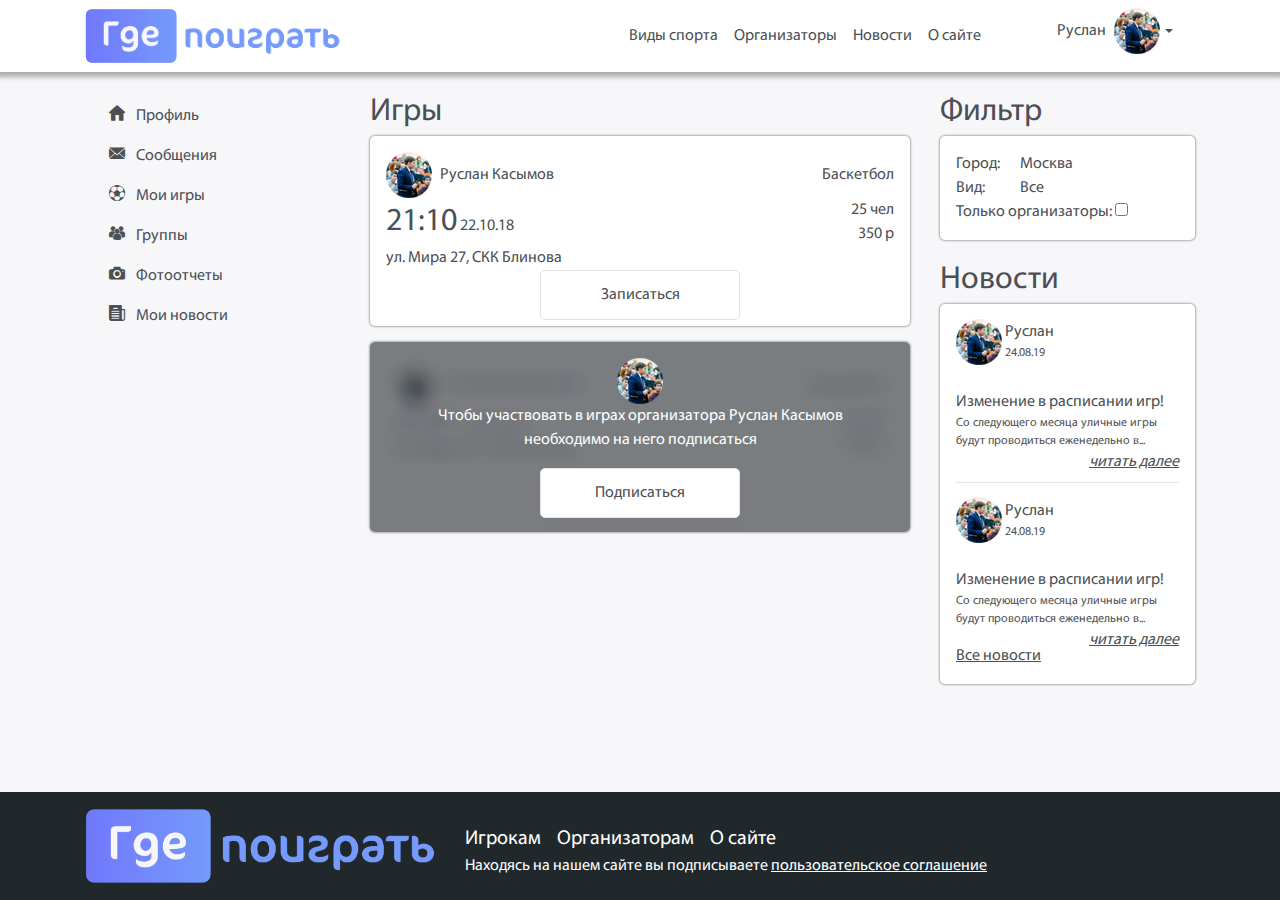
<file: index.html>
<!DOCTYPE html>
<html lang="ru">
<head>
	<meta charset="UTF-8">
	<meta name="author" content="KasymovRuslan">
	<meta name="keywords" content="">
	<meta name="description" content="">
	<meta name="viewport" content="width=device-width, initial-scale=1.0">
	<title>Где поиграть</title>
	<link rel="stylesheet" href="bootstrap/css/bootstrap.css"/>
	<link rel="stylesheet" href="css/style.css"/>
	<link rel="icon" type="image/svg+xml" href="favicon.svg">
</head>
<body>
<div class="wrapper">
	<div class="content">
		<div class="container-fluid header">
			<div class="container">
				<div class="row">
					<div class="col-6 col-sm-3">
						<div class="logo">
							<img src="images/logo.svg" alt="где поиграть">
						</div>
					</div>
					<div class="col-6 col-sm-4 col-md-2 order-sm-last">
						<div class="profile-small dropdown-toggle" id="dropdownMenuButton" data-toggle="dropdown" aria-haspopup="true" aria-expanded="false">
							<div class="profile-small-name">Руслан</div>
							<div class="profile-small-img"><img src="images/simple_img.png" alt=""></div>
						</div>
						<div class="dropdown-menu" aria-labelledby="dropdownMenuButton" x-placement="top-start" style="position: absolute; will-change: transform; top: 0px; left: 0px; transform: translate3d(0px, -116px, 0px);">
							<a class="dropdown-item" href="#">Профиль</a>
							<a class="dropdown-item" href="#">Редактировать</a>
							<a class="dropdown-item" href="#">Помощь</a>
							<div class="dropdown-divider"></div>
							<a class="dropdown-item" href="#">Выйти</a>
						</div>
					</div>
					<div class="col-12 col-sm-5 col-md-7">
						<nav class="navbar navbar-expand-md justify-content-center">
							<button class="navbar-toggler navbar-light" type="button" data-toggle="collapse" data-target="#navbarNav" aria-controls="navbarNav" aria-expanded="false" aria-label="Toggle navigation">
								<span class="navbar-toggler-icon "></span> Меню сайта
							</button>
							<div class="collapse navbar-collapse" id="navbarNav">
								<ul class="navbar-nav" id="menu">
									<li class="nav-item active">
										<a class="nav-link animated" href="#">Виды спорта</a>
									</li>
									<li class="nav-item">
										<a class="nav-link animated" href="#">Организаторы</a>
									</li>
									<li class="nav-item">
										<a class="nav-link animated" href="#">Новости</a>
									</li>
									<li class="nav-item">
										<a class="nav-link animated" href="#">О сайте</a>
									</li>
								</ul>
							</div>
						</nav>
					</div>
				</div>
			</div>
		</div>
		<div class="container">
			<div class="row">
				<div class="col-6 col-md-3">
					<div class="menu">
						<nav class="navbar navbar-expand-md">
							<button class="navbar-toggler navbar-light" type="button" data-toggle="collapse" data-target="#leftBar" aria-controls="leftBar" aria-expanded="false" aria-label="Toggle navigation">
								<span class="navbar-toggler-icon "></span> Меню профиля
							</button>
							<div class="collapse navbar-collapse" id="leftBar">
								<ul class="navbar-nav flex-column" id="leftsidebar">
									<li class="nav-item active">
										<a class="nav-link animated profile-link" href="#"><span class="icon-home"></span> Профиль</a>
									</li>
									<li class="nav-item">
										<a class="nav-link animated msg-link" href="#"><span class="icon-messages"></span> Сообщения</a>
									</li>
									<li class="nav-item">
										<a class="nav-link animated games-link" href="#"><span class="icon-games"></span> Мои игры</a>
									</li>
									<li class="nav-item">
										<a class="nav-link animated groups-link" href="#"><span class="icon-groups"></span> Группы</a>
									</li>
									<li class="nav-item">
										<a class="nav-link animated photo-link" href="#"><span class="icon-photo"></span> Фотоотчеты</a>
									</li>
									<li class="nav-item">
										<a class="nav-link animated news-link" href="#"><span class="icon-news"></span> Мои новости</a>
									</li>
								</ul>
							</div>
						</nav>
					</div>
					<!--<div class="auth-form">-->
						<!--<form action="">-->
							<!--<a href="#">Регистрация</a> <span class="d-lg-block d-none">|</span> <span class="active-link">Авторизация</span>-->
							<!--<label>-->
								<!--<input type="text" name="num" id="num" placeholder="Номер">-->
							<!--</label>-->
							<!--<label>-->
								<!--<input type="password" name="pass" id="pass" placeholder="Пароль">-->
							<!--</label>-->
							<!--<button class="btn-gp">Войти</button>-->
							<!--<a href="#">Забыли пароль?</a>-->
						<!--</form>-->
					<!--</div>-->
				</div>
				<div class="col-6 col-md-3 order-md-last">

					<div class="filter-main">

						<nav class="navbar-expand-md">
							<button class="navbar-toggler navbar-light" type="button" data-toggle="collapse" data-target="#filter" aria-controls="filter" aria-expanded="false" aria-label="Toggle navigation">
								<span class="icon-equalizer"></span> Фильтр
							</button>
							<div class="collapse navbar-collapse flex-wrap" id="filter">
								<div class="title">Фильтр</div>

								<div class="filter">
									<div class="city"><div class="filter-name">Город:</div>Москва</div>
									<div class="sport-type-f"><div class="filter-name">Вид:</div>Все</div>
									<div class="org-f">Только организаторы:
										<input type="checkbox" name="" id=""></div>
								</div>
							</div>
						</nav>
					</div>
					<div class="title d-md-block d-none">Новости</div>

					<div class="news-block">
						<div class="news-one">
							<div class="author-img">
								<img src="images/simple_img.png" alt="">
							</div>
							<div class="autor-data">
								<div class="name">Руслан</div>
								<div class="news-date">24.08.19</div>
							</div>
							<div class="news-block-title">
								Изменение в расписании игр!
							</div>
							<div class="news-block-content">
								Со следующего месяца уличные игры будут
								проводиться еженедельно в...
							</div>
							<a href="#">читать далее</a>
						</div>
						<hr>
						<div class="news-one">
							<div class="author-img">
								<img src="images/simple_img.png" alt="">
							</div>
							<div class="autor-data">
								<div class="name">Руслан</div>
								<div class="news-date">24.08.19</div>
							</div>
							<div class="news-block-title">
								Изменение в расписании игр!
							</div>
							<div class="news-block-content">
								Со следующего месяца уличные игры будут
								проводиться еженедельно в...
							</div>
							<a href="#">читать далее</a>
						</div>
						<a href="#">Все новости</a>
					</div>
				</div>
				<div class="col-12 col-md-6">
					<div class="title">Игры</div>
					<div class="game">
						<div class="row">
							<div class="col-6">
								<div class="org">
									<div class="org-img"><img src="images/simple_img.png" alt=""></div>
									<div class="profile-small-name">Руслан Касымов</div>
								</div>
								<div class="info-l">
									<div class="time">21:10</div>
									<div class="date">22.10.18</div>
									<div class="address">ул. Мира 27, СКК Блинова</div>
								</div>
							</div>
							<div class="col-6">
								<div class="sport-type">Баскетбол</div>
								<div class="info-r">
									<div class="num-h">25 чел</div>
									<div class="price">350 р</div>
								</div>
							</div>
							<div class="col-12 d-flex justify-content-center">
								<button class="btn-game animate">Записаться</button>
							</div>
						</div>
					</div>
					<div class="game zaglushka">
						<div class="row">
							<div class="col-12 d-flex justify-content-center">

								<div class="zagl-data">
									<img src="images/simple_img.png" alt="">
									<p>Чтобы участвовать в играх организатора <a class="animate" href="#">Руслан Касымов</a><br>
										необходимо на него подписаться</p>
									<button class="btn-game animate">Подписаться</button>
								</div>
							</div>
						</div>
					</div>
				</div>
			</div>
		</div>
	</div>
	<footer class="footer_bg">
		<div class="container">
			<div class="row">
				<div class="col-12 col-md-4">
					<div class="logo justify-content-center">
						<img src="images/logo.svg" alt="где поиграть">
					</div>
				</div>
				<div class="col-12 col-md-6">
					<div class="footer-data">
						<div class="footer-nav">
							<a href="" class="animate">Игрокам</a><a href="" class="animate">Организаторам</a><a href="" class="animate">О сайте</a>
						</div>
						<div class="footer-text">
							Находясь на нашем сайте вы подписываете <a href="" class="animate">пользовательское соглашение</a>
						</div>
					</div>
				</div>
			</div>
		</div>
	</footer>
</div>
<script src="js/jquery.js"></script>
<script src="https://cdnjs.cloudflare.com/ajax/libs/popper.js/1.11.0/umd/popper.min.js" integrity="sha384-b/U6ypiBEHpOf/4+1nzFpr53nxSS+GLCkfwBdFNTxtclqqenISfwAzpKaMNFNmj4" crossorigin="anonymous"></script>
<script src="bootstrap/js/bootstrap.js"></script>
<script src="js/script.js"></script>
</body>
</html>
</file>
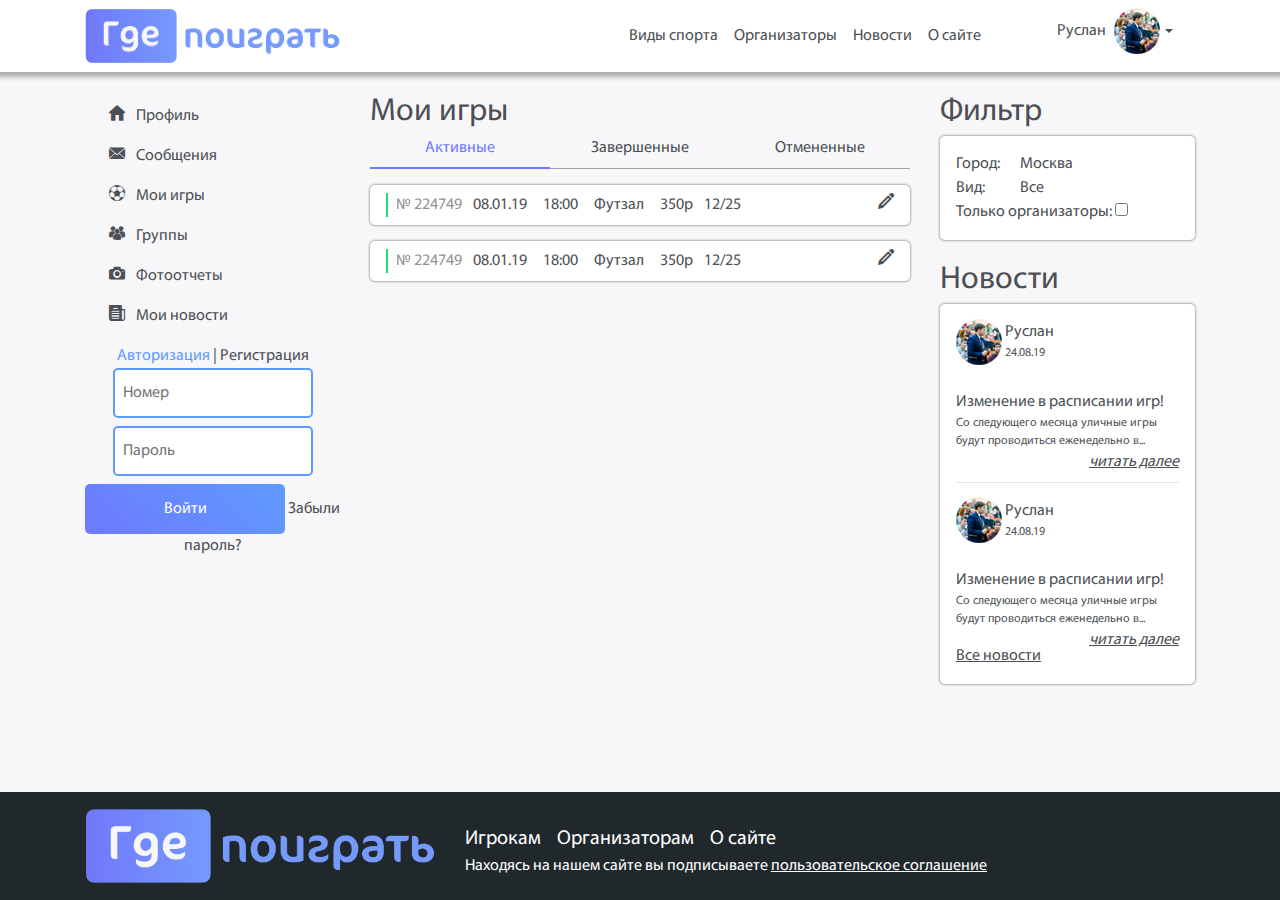
<file: games.html>
<!DOCTYPE html>
<html lang="ru">
<head>
	<meta charset="UTF-8">
	<meta name="author" content="KasymovRuslan">
	<meta name="keywords" content="">
	<meta name="description" content="">
	<meta name="viewport" content="width=device-width, initial-scale=1.0">
	<title>Где поиграть</title>
	<link rel="stylesheet" href="bootstrap/css/bootstrap.css"/>
	<link rel="stylesheet" href="css/style.css"/>
	<link rel="icon" type="image/svg+xml" href="favicon.svg">
</head>
<body>
<div class="wrapper">
	<div class="content">
		<div class="container-fluid header">
			<div class="container">
				<div class="row">
					<div class="col-md-3">
						<div class="logo">
							<img src="images/logo.svg" alt="где поиграть">
						</div>
					</div>
					<div class="col-md-7">
						<nav class="navbar navbar-expand-lg">
							<button class="navbar-toggler navbar-light" type="button" data-toggle="collapse" data-target="#navbarNav" aria-controls="navbarNav" aria-expanded="false" aria-label="Toggle navigation">
								<span class="navbar-toggler-icon "></span>
							</button>
							<div class="collapse navbar-collapse" id="navbarNav">
								<ul class="navbar-nav" id="menu">
									<li class="nav-item active">
										<a class="nav-link animated" href="#">Виды спорта</a>
									</li>
									<li class="nav-item">
										<a class="nav-link animated" href="#">Организаторы</a>
									</li>
									<li class="nav-item">
										<a class="nav-link animated" href="#">Новости</a>
									</li>
									<li class="nav-item">
										<a class="nav-link animated" href="#">О сайте</a>
									</li>
								</ul>
							</div>
						</nav>
					</div>
					<div class="col-md-2">
						<div class="profile-small dropdown-toggle" id="dropdownMenuButton" data-toggle="dropdown" aria-haspopup="true" aria-expanded="false">
							<div class="profile-small-name">Руслан</div>
							<div class="profile-small-img"><img src="images/simple_img.png" alt=""></div>
						</div>
						<div class="dropdown-menu" aria-labelledby="dropdownMenuButton" x-placement="top-start" style="position: absolute; will-change: transform; top: 0; left: 0; transform: translate3d(0px, -116px, 0px);">
							<a class="dropdown-item" href="#">Профиль</a>
							<a class="dropdown-item" href="#">Редактировать</a>
							<a class="dropdown-item" href="#">Помощь</a>
							<div class="dropdown-divider"></div>
							<a class="dropdown-item" href="#">Выйти</a>
						</div>
					</div>
				</div>
			</div>
		</div>
		<div class="container">
			<div class="row">
				<div class="col-3">
					<div class="menu">
						<nav class="navbar navbar-expand-lg">
							<button class="navbar-toggler navbar-light" type="button" data-toggle="collapse" data-target="#navbarNav" aria-controls="navbarNav" aria-expanded="false" aria-label="Toggle navigation">
								<span class="navbar-toggler-icon "></span>
							</button>
							<div class="collapse navbar-collapse" id="leftBar">
								<ul class="navbar-nav flex-column" id="leftsidebar">
									<li class="nav-item active">
										<a class="nav-link animated profile-link" href="#"><span class="icon-home"></span> Профиль</a>
									</li>
									<li class="nav-item">
										<a class="nav-link animated msg-link" href="#"><span class="icon-messages"></span> Сообщения</a>
									</li>
									<li class="nav-item">
										<a class="nav-link animated games-link" href="#"><span class="icon-games"></span> Мои игры</a>
									</li>
									<li class="nav-item">
										<a class="nav-link animated groups-link" href="#"><span class="icon-groups"></span> Группы</a>
									</li>
									<li class="nav-item">
										<a class="nav-link animated photo-link" href="#"><span class="icon-photo"></span> Фотоотчеты</a>
									</li>
									<li class="nav-item">
										<a class="nav-link animated news-link" href="#"><span class="icon-news"></span> Мои новости</a>
									</li>
								</ul>
							</div>
						</nav>
					</div>
					<div class="auth-form">
						<form action="">
							<span class="active-link">Авторизация</span> | <a href="#">Регистрация</a>
							<label>
								<input type="text" name="num" id="num" placeholder="Номер">
							</label>
							<label>
								<input type="password" name="pass" id="pass" placeholder="Пароль">
							</label>
							<button class="btn-gp">Войти</button>
							<a href="#">Забыли пароль?</a>
						</form>
					</div>
				</div>
				<div class="col-6">
					<div class="title">Мои игры</div>
					<div class="tabs tabs-style-linemove">
						<nav>
							<ul>
								<li><a href="#section-linemove-1"><span>Активные</span></a></li>
								<li><a href="#section-linemove-2"><span>Завершенные</span></a></li>
								<li><a href="#section-linemove-3"><span>Отмененные</span></a></li>
							</ul>
						</nav>
						<div class="content-wrap">
							<section id="section-linemove-1">
								<div class="accordion" id="accordionExample">
									<div class="game-one">
										<div class="game-id" style="border-left: 2px solid #26de6c">№ 224749</div>
										<span class="game-inf">08.01.19</span><span class="game-inf">18:00</span><span class="game-inf">Футзал</span><span class="game-inf">350р</span>
										<span class="game-num-human">12/25</span><span class="icon-pencil" data-toggle="collapse" data-target="#gameOne" aria-expanded="true" aria-controls="gameOne"></span>
										<div id="gameOne" class="collapse" aria-labelledby="headingOne" data-parent="#accordionExample">
											<div class="card-body">
												<div class="game-edit-block">
													<div class="form">
														<div class="row">
															<label for="select-type-sport"  class="col-12">Вид спорта
																<select class="form-control" id="select-type-sport">
																	<option value="0">Футбол</option>
																	<option value="1">Футзал</option>
																	<option value="2">Баскетбол</option>
																	<option value="3">Волейбол</option>
																	<option value="4">П.Волейбол</option>
																</select>
															</label>
															<label for="number-humans" class="col-6 col-form-label">Количество человек <input class="form-control" type="number" value="25" id="number-humans"></label>
															<label for="price-use" class="col-6 col-form-label">Цена посещения <input class="form-control" type="number" value="350" id="price-use"><span class="subinput-text">Введите 0, если посещение бесплатно</span></label>
															<label for="date-game" class="col-6 col-form-label">Дата игры
																<input class="form-control" id="date-game" type="date" min="2019-01-22" value="2019-02-01">
															</label>
															<label for="time-game" class="col-6 col-form-label">Время игры
																<input class="form-control" id="time-game" type="time" value="18:00">
															</label>
															<label for="comment-game" class="col-12">Комментарий к игре
																<textarea name="comment-game" id="comment-game" class="form-control" rows="3"></textarea>
															</label>
															<div class="col-auto"><button class="btn-gp">Сохранить</button></div>
														</div>
													</div>
												</div>
											</div>
										</div>
									</div>
									<div class="game-one">
										<div class="game-id" style="border-left: 2px solid #26de6c">№ 224749</div>
										<span class="game-inf">08.01.19</span><span class="game-inf">18:00</span><span class="game-inf">Футзал</span><span class="game-inf">350р</span>
										<span class="game-num-human">12/25</span><span class="icon-pencil" data-toggle="collapse" data-target="#game2" aria-expanded="true" aria-controls="game2"></span>
										<div id="game2" class="collapse" aria-labelledby="headingOne" data-parent="#accordionExample">
											<div class="card-body">
												Anim pariatur cliche reprehenderit, enim eiusmod high life accusamus terry richardson ad squid. 3 wolf moon officia aute, non cupidatat skateboard dolor brunch. Food truck quinoa nesciunt laborum eiusmod. Brunch 3 wolf moon tempor, sunt aliqua put a bird on it squid single-origin coffee nulla assumenda shoreditch et. Nihil anim keffiyeh helvetica, craft beer labore wes anderson cred nesciunt sapiente ea proident. Ad vegan excepteur butcher vice lomo. Leggings occaecat craft beer farm-to-table, raw denim aesthetic synth nesciunt you probably haven't heard of them accusamus labore sustainable VHS.
											</div>
										</div>
									</div>
								</div>
							</section>
							<section id="section-linemove-2"><p>2</p></section>
							<section id="section-linemove-3"><p>3</p></section>
						</div><!-- /content -->
					</div><!-- /tabs -->
				</div>
				<div class="col-3">
					<div class="title">Фильтр</div>
					<div class="filter">
						<div class="city"><div class="filter-name">Город:</div>Москва</div>
						<div class="sport-type-f"><div class="filter-name">Вид:</div>Все</div>
						<div class="org-f">Только организаторы:
							<input type="checkbox" name="" id=""></div>
					</div>
					<div class="title">Новости</div>
					<div class="news-block">
						<div class="news-one">
							<div class="author-img">
								<img src="images/simple_img.png" alt="">
							</div>
							<div class="autor-data">
								<div class="name">Руслан</div>
								<div class="news-date">24.08.19</div>
							</div>
							<div class="news-block-title">
								Изменение в расписании игр!
							</div>
							<div class="news-block-content">
								Со следующего месяца уличные игры будут
								проводиться еженедельно в...
							</div>
							<a href="#">читать далее</a>
						</div>
						<hr>
						<div class="news-one">
							<div class="author-img">
								<img src="images/simple_img.png" alt="">
							</div>
							<div class="autor-data">
								<div class="name">Руслан</div>
								<div class="news-date">24.08.19</div>
							</div>
							<div class="news-block-title">
								Изменение в расписании игр!
							</div>
							<div class="news-block-content">
								Со следующего месяца уличные игры будут
								проводиться еженедельно в...
							</div>
							<a href="#">читать далее</a>
						</div>
						<a href="#">Все новости</a>
					</div>
				</div>
			</div>
		</div>
	</div>
	<footer class="footer_bg">
		<div class="container">
			<div class="row">
				<div class="col-4">
					<div class="logo">
						<img src="images/logo.svg" alt="где поиграть">
					</div>
				</div>
				<div class="col-6">
					<div class="footer-data">
						<div class="footer-nav">
							<a href="" class="animate">Игрокам</a><a href="" class="animate">Организаторам</a><a href="" class="animate">О сайте</a>
						</div>
						<div class="footer-text">
							Находясь на нашем сайте вы подписываете <a href="" class="animate">пользовательское соглашение</a>
						</div>
					</div>
				</div>
			</div>
		</div>
	</footer>
</div>
<script src="js/jquery.js"></script>
<script src="https://cdnjs.cloudflare.com/ajax/libs/popper.js/1.11.0/umd/popper.min.js" integrity="sha384-b/U6ypiBEHpOf/4+1nzFpr53nxSS+GLCkfwBdFNTxtclqqenISfwAzpKaMNFNmj4" crossorigin="anonymous"></script>
<script src="bootstrap/js/bootstrap.js"></script>
<script src="js/script.js"></script>
<script src="js/cbpFWTabs.js"></script>
</body>
</html>
</file>
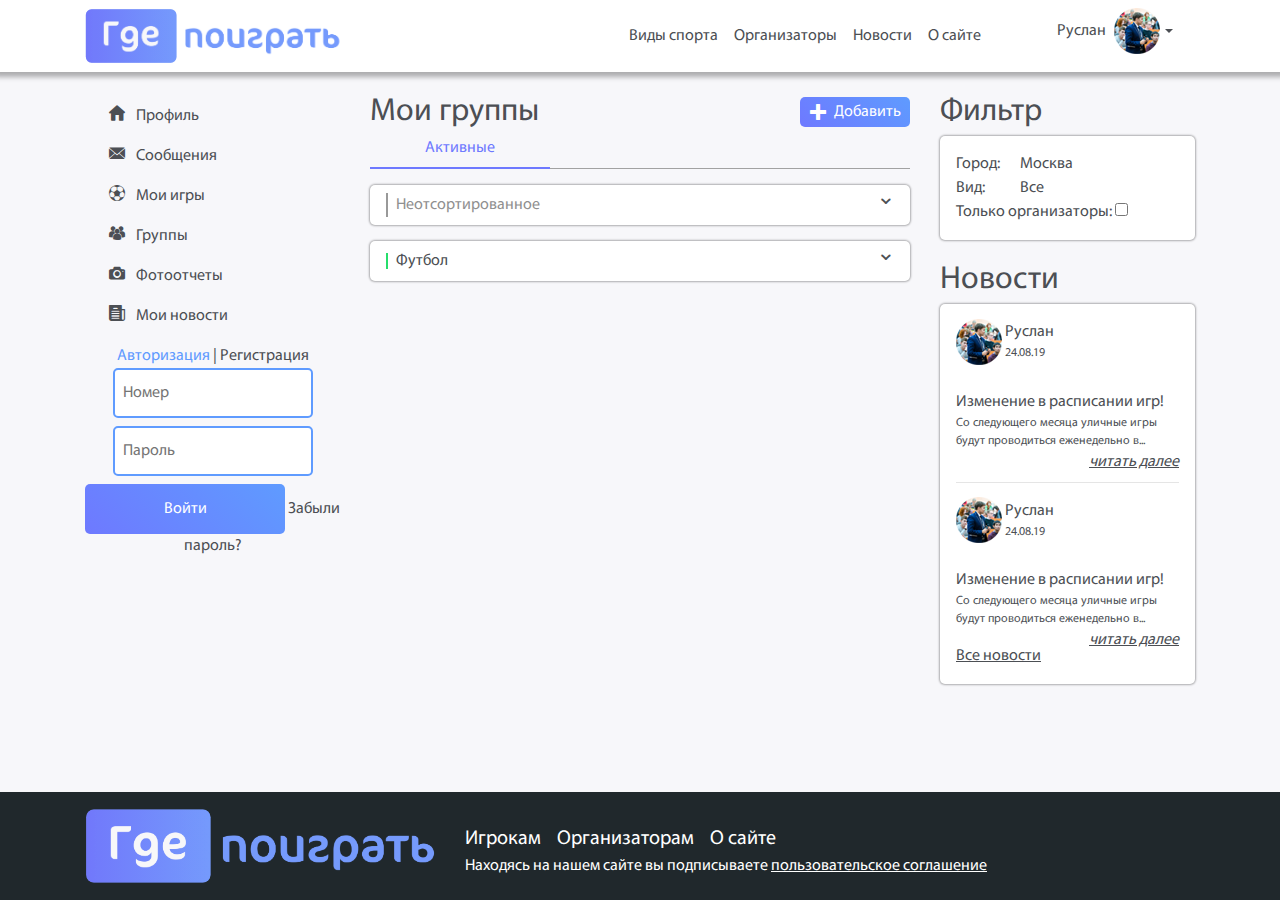
<file: groups.html>
<!DOCTYPE html>
<html lang="ru">
<head>
	<meta charset="UTF-8">
	<meta name="author" content="KasymovRuslan">
	<meta name="keywords" content="">
	<meta name="description" content="">
	<meta name="viewport" content="width=device-width, initial-scale=1.0">
	<title>Где поиграть</title>
	<link rel="stylesheet" href="bootstrap/css/bootstrap.css"/>
	<link rel="stylesheet" href="css/style.css"/>
	<link rel="icon" type="image/svg+xml" href="favicon.svg">
</head>
<body>
<div class="wrapper">
	<div class="content">
		<div class="container-fluid header">
			<div class="container">
				<div class="row">
					<div class="col-md-3">
						<div class="logo">
							<img src="images/logo.svg" alt="где поиграть">
						</div>
					</div>
					<div class="col-md-7">
						<nav class="navbar navbar-expand-lg">
							<button class="navbar-toggler navbar-light" type="button" data-toggle="collapse" data-target="#navbarNav" aria-controls="navbarNav" aria-expanded="false" aria-label="Toggle navigation">
								<span class="navbar-toggler-icon "></span>
							</button>
							<div class="collapse navbar-collapse" id="navbarNav">
								<ul class="navbar-nav" id="menu">
									<li class="nav-item active">
										<a class="nav-link animated" href="#">Виды спорта</a>
									</li>
									<li class="nav-item">
										<a class="nav-link animated" href="#">Организаторы</a>
									</li>
									<li class="nav-item">
										<a class="nav-link animated" href="#">Новости</a>
									</li>
									<li class="nav-item">
										<a class="nav-link animated" href="#">О сайте</a>
									</li>
								</ul>
							</div>
						</nav>
					</div>
					<div class="col-md-2">
						<div class="profile-small dropdown-toggle" id="dropdownMenuButton" data-toggle="dropdown" aria-haspopup="true" aria-expanded="false">
							<div class="profile-small-name">Руслан</div>
							<div class="profile-small-img"><img src="images/simple_img.png" alt=""></div>
						</div>
						<div class="dropdown-menu" aria-labelledby="dropdownMenuButton" x-placement="top-start" style="position: absolute; will-change: transform; top: 0; left: 0; transform: translate3d(0px, -116px, 0px);">
							<a class="dropdown-item" href="#">Профиль</a>
							<a class="dropdown-item" href="#">Редактировать</a>
							<a class="dropdown-item" href="#">Помощь</a>
							<div class="dropdown-divider"></div>
							<a class="dropdown-item" href="#">Выйти</a>
						</div>
					</div>
				</div>
			</div>
		</div>
		<div class="container">
			<div class="row">
				<div class="col-3">
					<div class="menu">
						<nav class="navbar navbar-expand-lg">
							<button class="navbar-toggler navbar-light" type="button" data-toggle="collapse" data-target="#navbarNav" aria-controls="navbarNav" aria-expanded="false" aria-label="Toggle navigation">
								<span class="navbar-toggler-icon "></span>
							</button>
							<div class="collapse navbar-collapse" id="leftBar">
								<ul class="navbar-nav flex-column" id="leftsidebar">
									<li class="nav-item active">
										<a class="nav-link animated profile-link" href="#"><span class="icon-home"></span> Профиль</a>
									</li>
									<li class="nav-item">
										<a class="nav-link animated msg-link" href="#"><span class="icon-messages"></span> Сообщения</a>
									</li>
									<li class="nav-item">
										<a class="nav-link animated games-link" href="#"><span class="icon-games"></span> Мои игры</a>
									</li>
									<li class="nav-item">
										<a class="nav-link animated groups-link" href="#"><span class="icon-groups"></span> Группы</a>
									</li>
									<li class="nav-item">
										<a class="nav-link animated photo-link" href="#"><span class="icon-photo"></span> Фотоотчеты</a>
									</li>
									<li class="nav-item">
										<a class="nav-link animated news-link" href="#"><span class="icon-news"></span> Мои новости</a>
									</li>
								</ul>
							</div>
						</nav>
					</div>
					<div class="auth-form">
						<form action="">
							<span class="active-link">Авторизация</span> | <a href="#">Регистрация</a>
							<label>
								<input type="text" name="num" id="num" placeholder="Номер">
							</label>
							<label>
								<input type="password" name="pass" id="pass" placeholder="Пароль">
							</label>
							<button class="btn-gp">Войти</button>
							<a href="#">Забыли пароль?</a>
						</form>
					</div>
				</div>
				<div class="col-6">
					<div class="title">Мои группы <div class="add-group-btn d-flex align-content-center justify-content-center"><span class="icon-plus"></span>Добавить</div></div>
					<div class="tabs tabs-style-linemove groups-block">
						<nav>
							<ul>
								<li><a href="#section-linemove-1"><span>Активные</span></a></li>
								<li><a href="#section-linemove-2"><span></span></a></li>
								<li><a href="#section-linemove-3"><span></span></a></li>
							</ul>
						</nav>
						<div class="content-wrap">
							<section id="section-linemove-1">
								<div class="accordion" id="accordionExample">
									<div class="game-one">
										<div class="game-head" data-toggle="collapse" data-target="#gameOne" aria-expanded="true" aria-controls="gameOne">
											<div class="game-id" style="border-left: 2px solid #999999">Неотсортированное</div>
											<span class="icon-chevron-down"></span>
										</div>
										<div id="gameOne" class="collapse" aria-labelledby="headingOne" data-parent="#accordionExample">
											<div class="card-body">
												<div class="group-users-list">
													<div class="user-in-group">Иванов Иван +79611234569  <span class="group-user-action-btn"><span class="icon-plus"></span><span class="icon-cross"></span></span></div>
													<div class="user-in-group">Иванов Иван +79611234569  <span class="group-user-action-btn"><span class="icon-plus"></span><span class="icon-cross"></span></span></div>
													<div class="user-in-group">Иванов Иван +79611234569  <span class="group-user-action-btn"><span class="icon-plus"></span><span class="icon-cross"></span></span></div>
													<div class="user-in-group">Иванов Иван +79611234569  <span class="group-user-action-btn"><span class="icon-plus"></span><span class="icon-cross"></span></span></div>
													<div class="user-in-group">Иванов Иван +79611234569  <span class="group-user-action-btn"><span class="icon-plus"></span><span class="icon-cross"></span></span></div>
													<div class="user-in-group">Иванов Иван +79611234569  <span class="group-user-action-btn"><span class="icon-plus"></span><span class="icon-cross"></span></span></div>
													<div class="user-in-group">Иванов Иван +79611234569  <span class="group-user-action-btn"><span class="icon-plus"></span><span class="icon-cross"></span></span></div>
													<div class="user-in-group">Иванов Иван +79611234569  <span class="group-user-action-btn"><span class="icon-plus"></span><span class="icon-cross"></span></span></div>
													<div class="user-in-group">Иванов Иван +79611234569  <span class="group-user-action-btn"><span class="icon-plus"></span><span class="icon-cross"></span></span></div>
													<div class="user-in-group">Иванов Иван +79611234569  <span class="group-user-action-btn"><span class="icon-plus"></span><span class="icon-cross"></span></span></div>
													<div class="user-in-group">Иванов Иван +79611234569  <span class="group-user-action-btn"><span class="icon-plus"></span><span class="icon-cross"></span></span></div>

												</div>
											</div>
										</div>
									</div>
									<div class="game-one">
										<div class="game-head" data-toggle="collapse" data-target="#game2" aria-expanded="true" aria-controls="game2">
											<span class="game-inf" style="border-left: 2px solid #26de6c">Футбол</span>
											<span class="icon-chevron-down"></span>
										</div>
										<div id="game2" class="collapse" aria-labelledby="headingOne" data-parent="#accordionExample">
											<div class="card-body">
												<div class="group-users-list">
													<div class="user-in-group">Иванов Иван +79611234569  <span class="group-user-action-btn"><span class="icon-plus"></span><span class="icon-cross"></span></span></div>
													<div class="user-in-group">Иванов Иван +79611234569  <span class="group-user-action-btn"><span class="icon-plus"></span><span class="icon-cross"></span></span></div>
													<div class="user-in-group">Иванов Иван +79611234569  <span class="group-user-action-btn"><span class="icon-plus"></span><span class="icon-cross"></span></span></div>
													<div class="user-in-group">Иванов Иван +79611234569  <span class="group-user-action-btn"><span class="icon-plus"></span><span class="icon-cross"></span></span></div>
													<div class="user-in-group">Иванов Иван +79611234569  <span class="group-user-action-btn"><span class="icon-plus"></span><span class="icon-cross"></span></span></div>
													<div class="user-in-group">Иванов Иван +79611234569  <span class="group-user-action-btn"><span class="icon-plus"></span><span class="icon-cross"></span></span></div>
													<div class="user-in-group">Иванов Иван +79611234569  <span class="group-user-action-btn"><span class="icon-plus"></span><span class="icon-cross"></span></span></div>
													<div class="user-in-group">Иванов Иван +79611234569  <span class="group-user-action-btn"><span class="icon-plus"></span><span class="icon-cross"></span></span></div>
													<div class="user-in-group">Иванов Иван +79611234569  <span class="group-user-action-btn"><span class="icon-plus"></span><span class="icon-cross"></span></span></div>
													<div class="user-in-group">Иванов Иван +79611234569  <span class="group-user-action-btn"><span class="icon-plus"></span><span class="icon-cross"></span></span></div>
													<div class="user-in-group">Иванов Иван +79611234569  <span class="group-user-action-btn"><span class="icon-plus"></span><span class="icon-cross"></span></span></div>

												</div>											</div>
											</div>
									</div>
								</div>
							</section>
							<section id="section-linemove-2"><p>2</p></section>
							<section id="section-linemove-3"><p>3</p></section>
						</div><!-- /content -->
					</div><!-- /tabs -->
				</div>
				<div class="col-3">
					<div class="title">Фильтр</div>
					<div class="filter">
						<div class="city"><div class="filter-name">Город:</div>Москва</div>
						<div class="sport-type-f"><div class="filter-name">Вид:</div>Все</div>
						<div class="org-f">Только организаторы:
							<input type="checkbox" name="" id=""></div>
					</div>
					<div class="title">Новости</div>
					<div class="news-block">
						<div class="news-one">
							<div class="author-img">
								<img src="images/simple_img.png" alt="">
							</div>
							<div class="autor-data">
								<div class="name">Руслан</div>
								<div class="news-date">24.08.19</div>
							</div>
							<div class="news-block-title">
								Изменение в расписании игр!
							</div>
							<div class="news-block-content">
								Со следующего месяца уличные игры будут
								проводиться еженедельно в...
							</div>
							<a href="#">читать далее</a>
						</div>
						<hr>
						<div class="news-one">
							<div class="author-img">
								<img src="images/simple_img.png" alt="">
							</div>
							<div class="autor-data">
								<div class="name">Руслан</div>
								<div class="news-date">24.08.19</div>
							</div>
							<div class="news-block-title">
								Изменение в расписании игр!
							</div>
							<div class="news-block-content">
								Со следующего месяца уличные игры будут
								проводиться еженедельно в...
							</div>
							<a href="#">читать далее</a>
						</div>
						<a href="#">Все новости</a>
					</div>
				</div>
			</div>
		</div>
	</div>
	<footer class="footer_bg">
		<div class="container">
			<div class="row">
				<div class="col-4">
					<div class="logo">
						<img src="images/logo.svg" alt="где поиграть">
					</div>
				</div>
				<div class="col-6">
					<div class="footer-data">
						<div class="footer-nav">
							<a href="" class="animate">Игрокам</a><a href="" class="animate">Организаторам</a><a href="" class="animate">О сайте</a>
						</div>
						<div class="footer-text">
							Находясь на нашем сайте вы подписываете <a href="" class="animate">пользовательское соглашение</a>
						</div>
					</div>
				</div>
			</div>
		</div>
	</footer>
</div>
<script src="js/jquery.js"></script>
<script src="https://cdnjs.cloudflare.com/ajax/libs/popper.js/1.11.0/umd/popper.min.js" integrity="sha384-b/U6ypiBEHpOf/4+1nzFpr53nxSS+GLCkfwBdFNTxtclqqenISfwAzpKaMNFNmj4" crossorigin="anonymous"></script>
<script src="bootstrap/js/bootstrap.js"></script>
<script src="js/script.js"></script>
<script src="js/cbpFWTabs.js"></script>
</body>
</html>
</file>
<file: css/style.css>
﻿@font-face {
    font-family: 'MyriadPro';
    src: url('fonts/MyriadPro-Bold/MyriadPro-Bold.eot');
    src: url('fonts/MyriadPro-Bold/MyriadPro-Bold.eot?#iefix') format('embedded-opentype'),
    url('fonts/MyriadPro-Bold/MyriadPro-Bold.woff') format('woff'),
    url('fonts/MyriadPro-Bold/MyriadPro-Bold.otf') format('otf'),
    url('fonts/MyriadPro-Bold/MyriadPro-Bold.ttf') format('truetype'),
    url('fonts/MyriadPro-Bold/MyriadPro-Bold.svg#MyriadPro-Bold') format('svg');
    font-weight: bold;
    font-style: normal;
}
@font-face {
    font-family: 'MyriadPro';
    src: url('fonts/MyriadPro-Regular/MyriadPro-Regular.eot');
    src: url('fonts/MyriadPro-Regular/MyriadPro-Regular.eot?#iefix') format('embedded-opentype'),
    url('fonts/MyriadPro-Regular/MyriadPro-Regular.woff') format('woff'),
    url('fonts/MyriadPro-Regular/MyriadPro-Regular.otf') format('otf'),
    url('fonts/MyriadPro-Regular/MyriadPro-Regular.ttf') format('truetype'),
    url('fonts/MyriadPro-Regular/MyriadPro-Regular.svg#MyriadPro-Regular') format('svg');
    font-weight: normal;
    font-style: normal;
}

* {
    margin: 0;
    padding: 0;
}

html,
body {
    height: 100%;
    color: #4c4f54;
    font-family: 'MyriadPro', arial, serif;
    background: #f7f7fa;
}
a{
    color: #4c4f54;
}
a:hover{
    text-decoration: none;
    color: #609aff;
}
.wrapper {
    display: flex;
    flex-direction: column;
    height: 100%;
}
.content {
    flex: 1 0 auto;
}
.footer {
    flex: 0 0 auto;
}
.logo{
    display: flex;
    height: 100%;
}
.logo img{
	max-width: 100%;
}
.header{
	padding: 0.5rem 0;
	box-shadow: 0 0 5px 5px rgba(0, 0, 0, 0.3);
    background: #ffffff;
    margin-bottom: 1rem;
}
.title{
    font-size: 2rem;
}
#navbarNav{
	justify-content: end;
}
.profile-small > div{
    display: flex;
}
.profile-small{
    justify-content: center;
    display: flex;
    align-items: center;
}
.profile-small-img{
    margin-left: 0.5rem;
}
@font-face {
    font-family: 'icomoon';
    src:  url('fonts/icomoon/icomoon.eot?ua2lni');
    src:  url('fonts/icomoon/icomoon.eot?ua2lni#iefix') format('embedded-opentype'),
    url('fonts/icomoon/icomoon.ttf?ua2lni') format('truetype'),
    url('fonts/icomoon/icomoon.woff?ua2lni') format('woff'),
    url('fonts/icomoon/icomoon.svg?ua2lni#icomoon') format('svg');
    font-weight: normal;
    font-style: normal;
}

[class^="icon-"], [class*=" icon-"] {
    /* use !important to prevent issues with browser extensions that change fonts */
    font-family: 'icomoon' !important;
    display: inline-block;
    width: 1.5rem;
    speak: none;
    font-style: normal;
    font-weight: normal;
    font-variant: normal;
    text-transform: none;
    line-height: 1;

    /* Better Font Rendering =========== */
    -webkit-font-smoothing: antialiased;
    -moz-osx-font-smoothing: grayscale;
}

.icon-check .path1:before {
    content: "\e900";
    color: rgb(116, 162, 214);
}
.icon-check .path2:before {
    content: "\e901";
    margin-left: -0.998046875em;
    color: rgb(116, 162, 214);
}
.icon-check .path3:before {
    content: "\e902";
    margin-left: -0.998046875em;
    color: rgb(116, 162, 214);
}
.icon-check .path4:before {
    content: "\e903";
    margin-left: -0.998046875em;
    color: rgb(116, 162, 214);
}
.icon-check .path5:before {
    content: "\e904";
    margin-left: -0.998046875em;
    color: rgb(255, 255, 255);
}
.icon-check .path6:before {
    content: "\e905";
    margin-left: -0.998046875em;
    color: rgb(255, 255, 255);
}
.icon-news:before {
    content: "\e906";
}
.icon-photo:before {
    content: "\e907";
}
.icon-groups:before {
    content: "\e908";
}
.icon-games:before {
    content: "\e909";
}
.icon-messages:before {
    content: "\e90a";
}
.icon-home:before {
    content: "\e90b";
}
.icon-chevron-down:before {
    content: "\e90e";
}
.icon-chevron-up:before {
    content: "\e90c";
}
.icon-pencil:before {
    content: "\e90d";
}
.icon-plus:before {
    content: "\ea0a";
}
.icon-cross:before {
    content: "\ea0f";
}
.icon-equalizer:before {
    content: "\e992";
    color: #4c4f54;
    font-size: 1.5rem;
    vertical-align: sub;
}
.active-link{
    color: #609aff;
}
.icon-pencil{
    float: right;
}
.auth-form{
    text-align: center;
}
.auth-form input{
    width: 200px;
    height: 50px;
    border-radius: 5px;
    border: 2px solid #5f9bff;
    display: block;
    padding-left: 0.5rem;
}
.btn-gp, .add-group-btn{
    color: white;
    border: none;
    border-radius: 5px;
    background: -moz-linear-gradient(45deg, #6e79ff 0%, #5f9bff 100%);
    background: -webkit-linear-gradient(45deg, #6e79ff 0%, #5f9bff 100%);
    background: linear-gradient(45deg, #6e79ff 0%, #5f9bff 100%);
    cursor: pointer;
}
.btn-gp{
    width: 200px;
    height: 50px;
}
.add-group-btn{
    width: 110px;
    height: 30px;
    float: right;
    font-size: 1rem;
    line-height: 30px;
    margin-top: 9px;
}
.add-group-btn .icon-plus{
    line-height: 30px;
}
.game, .filter, .news-block{
    width: 100%;
    height: 190px;
    background: #ffffff;
    border-radius: 5px;
    box-shadow: 0 0 2px 1px rgba(0, 0, 0, 0.3);
    padding: 1rem;
	margin-bottom: 1rem;
}
.filter, .news-block{
    height: auto;
}
.org{
    justify-content: start;
    display: flex;
    align-items: center;
}
.org-img{
    margin-right: 0.5rem;
}
.sport-type{
    height: 46px;
    line-height: 46px;
    text-align: right;
}
.info-r{
    text-align: right;
}
.btn-game{
    width: 200px;
    height: 50px;
    background: #ffffff;
    border: 1px solid #e3e3e3;
    border-radius: 5px;
    cursor: pointer;
    color: #4c4f54;
}
.btn-game:hover{
    box-shadow: 0 0 2px 2px rgba(0, 0, 0, 0.3);
    border: none;
}
.time{
    display: inline-block;
    font-size: 2rem;
}
.date{
    display: inline-block;
}
.filter-name{
    width: 4rem;
    display: inline-block;
}
.zaglushka{
	background: url("../images/zaglushka.png");
}
.zagl-data{
	text-align: center;
}
.zagl-data p{
	display: block;
	color: white;
}
.zagl-data a{
	color: white;
}
.zagl-data a:hover{
	text-shadow: 0 0 8px rgba(255, 255, 255, 1);
}
.author-img, .autor-data{
	display: inline-block;
	height: 50px;
}
.news-one{
	padding-bottom: 1rem;
}
.news-date{
	font-size: 0.75rem;
}
.author-img img{
	margin-top: -21px;
}
.news-block-content{
	font-size: 0.75rem;
}
.news-one a{
	font-style: italic;
	text-decoration: underline;
	float: right;
}
.news-block > a{
	text-decoration: underline;
}
.footer_bg{
	background-color: #20282c;
	color: #ffffff;
	padding: 1rem 0;
}
.footer-nav a, .footer-text a{
	margin-right: 1rem;
	color: white;
	font-size: 1.25rem;
}
.footer-text a{
	font-size: 1rem;
	text-decoration: underline;
}
.footer-nav a:hover{
	text-shadow: 0 0 8px rgba(255, 255, 255, 1);
}
.footer-nav{
	padding-top: 1rem;
}
.profile-name{
    float: left;
    font-size: 19px;
}
.user-stat-info{
    text-align: center;
}
.profile-city{
font-size: 1rem;
}
.user-status{
    float: right;
    color: #909090;
}
.user-stat-info{
    clear: both;
}
.usi-one{
    width: 5rem;
}
.usi-num{
    color: #6e79ff;
    font-size: 24px;
}
.usi-text{
    font-size: 12px;
}
.user-info{
    padding: 1rem;
    background-color: #ffffff;
    border-radius: 5px;
    box-shadow: 0 0 2px 1px rgba(0, 0, 0, 0.3);
    margin-bottom: 1rem;
}
.user-img img{
    width: 100%;
}
/* tabs profile*/
.tabs {
    position: relative;
    margin: 0 auto;
    width: 100%;
    font-weight: 300;
}
.tabs nav {
    text-align: center;
}
.tabs nav ul {
    position: relative;
    display: -ms-flexbox;
    display: -webkit-flex;
    display: -moz-flex;
    display: -ms-flex;
    display: flex;
    margin: 0 auto;
    padding: 0;
    max-width: 1200px;
    list-style: none;
    -ms-box-orient: horizontal;
    -ms-box-pack: center;
    -webkit-flex-flow: row wrap;
    -moz-flex-flow: row wrap;
    -ms-flex-flow: row wrap;
    flex-flow: row wrap;
    -webkit-justify-content: center;
    -moz-justify-content: center;
    -ms-justify-content: center;
    justify-content: center;
    border-bottom: 1px solid #a2a2a2;
}
.tabs nav ul li {
    position: relative;
    z-index: 1;
    display: block;
    text-align: center;
    -webkit-flex: 1;
    -moz-flex: 1;
    -ms-flex: 1;
    flex: 1;
    padding-bottom: 0.5rem;
}
.content-wrap section {
    display: none;
    padding: 1rem 0;
}
.content-wrap section.content-current {
    display: block;
}
@media screen and (max-width: 58em) {
    .tabs nav a.icon span {
        display: none;
    }
    .tabs nav a:before {
        margin-right: 0;
    }
}
.tabs-style-linemove nav li:last-child::before {
    position: absolute;
    bottom: 0;
    left: 0;
    width: 100%;
    height: 2px;
    background: #6e79ff;
    content: '';
    -webkit-transition: -webkit-transform 0.3s;
    transition: transform 0.3s;
    margin-bottom: -1px;
}
.tabs-style-linemove nav li:first-child.tab-current ~ li:last-child::before {
    -webkit-transform: translate3d(-200%,0,0);
    transform: translate3d(-200%,0,0);
}
.tabs-style-linemove nav li:nth-child(2).tab-current ~ li:last-child::before {
    -webkit-transform: translate3d(-100%,0,0);
    transform: translate3d(-100%,0,0);
}
.tabs-style-linemove nav a {
    -webkit-transition: color 0.3s, -webkit-transform 0.3s;
    transition: color 0.3s, transform 0.3s;
}
.tabs-style-linemove nav li.tab-current a {
    color: #6e79ff;
}
/*END tabs profile*/
.game-one{
    padding: 0.5rem;
    background-color: #ffffff;
    border-radius: 5px;
    box-shadow: 0 0 2px 1px rgba(0, 0, 0, 0.3);
    margin-bottom: 1rem;
}
.game-id{
    color: #909090;
    padding-left: 0.5rem;
    margin-left: 0.5rem;
    display: inline-block;
}
.game-inf{
    margin: 0 0.5rem;
}
.subinput-text{
    font-size: 0.8rem;
    color: #909090;
}
.group-users-list{
    max-height: 8rem;
    overflow-y: scroll;
    border-radius: 5px;
    border: 1px solid #a2a2a2;
}
.groups-block .game-one{ /*Исправить*/
    padding: 0;
}
.game-head{
    padding: 0.5rem;
}
.groups-block .game-inf{
    padding: 0 0.5rem;
}
.groups-block .icon-chevron-down{
    float: right;
}
.user-in-group{
    padding: 0.5rem;

}
.user-in-group:hover{
    background: #e1e5eb;
}
.group-user-action-btn{
    float: right;
}
@media screen and (min-width: 575px){
}
@media screen and (max-width: 1200px){
   
}
@media screen and (max-width: 992px){
    #menu{
        font-size: 0.95rem;
    }
    #leftsidebar{
        font-size: 0.8rem;
    }
    .auth-form input {
        width: 100%;
    }
    .btn-gp {
        width: 100%;
    }
    .game{
        height: auto;
    }

}
@media screen and (max-width: 768px){
    .news-block{
        display: none;
    }
    .filter-main{
        padding: 0.7rem;
        color: #4c4f54;
    }
    .navbar-toggler{
        color: #4c4f54;
    }
    .footer_bg .logo img{
        max-width: 70%;
    }
    .footer_bg{
        text-align: center;
    }

}
@media screen and (max-width: 575px){
    
}
@media screen and (max-width: 500px){
   
}
@media screen and (max-width: 480px){
    .menu .navbar-toggler, .filter-main .navbar-toggler, .title{
        font-size: 1rem;
    }
    .filter-main{
        padding: 0.4rem;
    }
}
@media screen and (max-width: 360px){
    .footer-data a{
        display: block;
    }
}

.animate:hover {/*Не работает*/
    -webkit-transition: all 0.3s ease;;
    -moz-transition: all 0.3s ease;;
    -o-transition: all 0.3s ease;;
    transition: all 0.3s ease;
}
.animate {/*Не работает*/
    -webkit-transition: all 0.3s ease;;
    -moz-transition: all 0.3s ease;;
    -o-transition: all 0.3s ease;;
    transition: all 0.3s ease;
}
</file>
